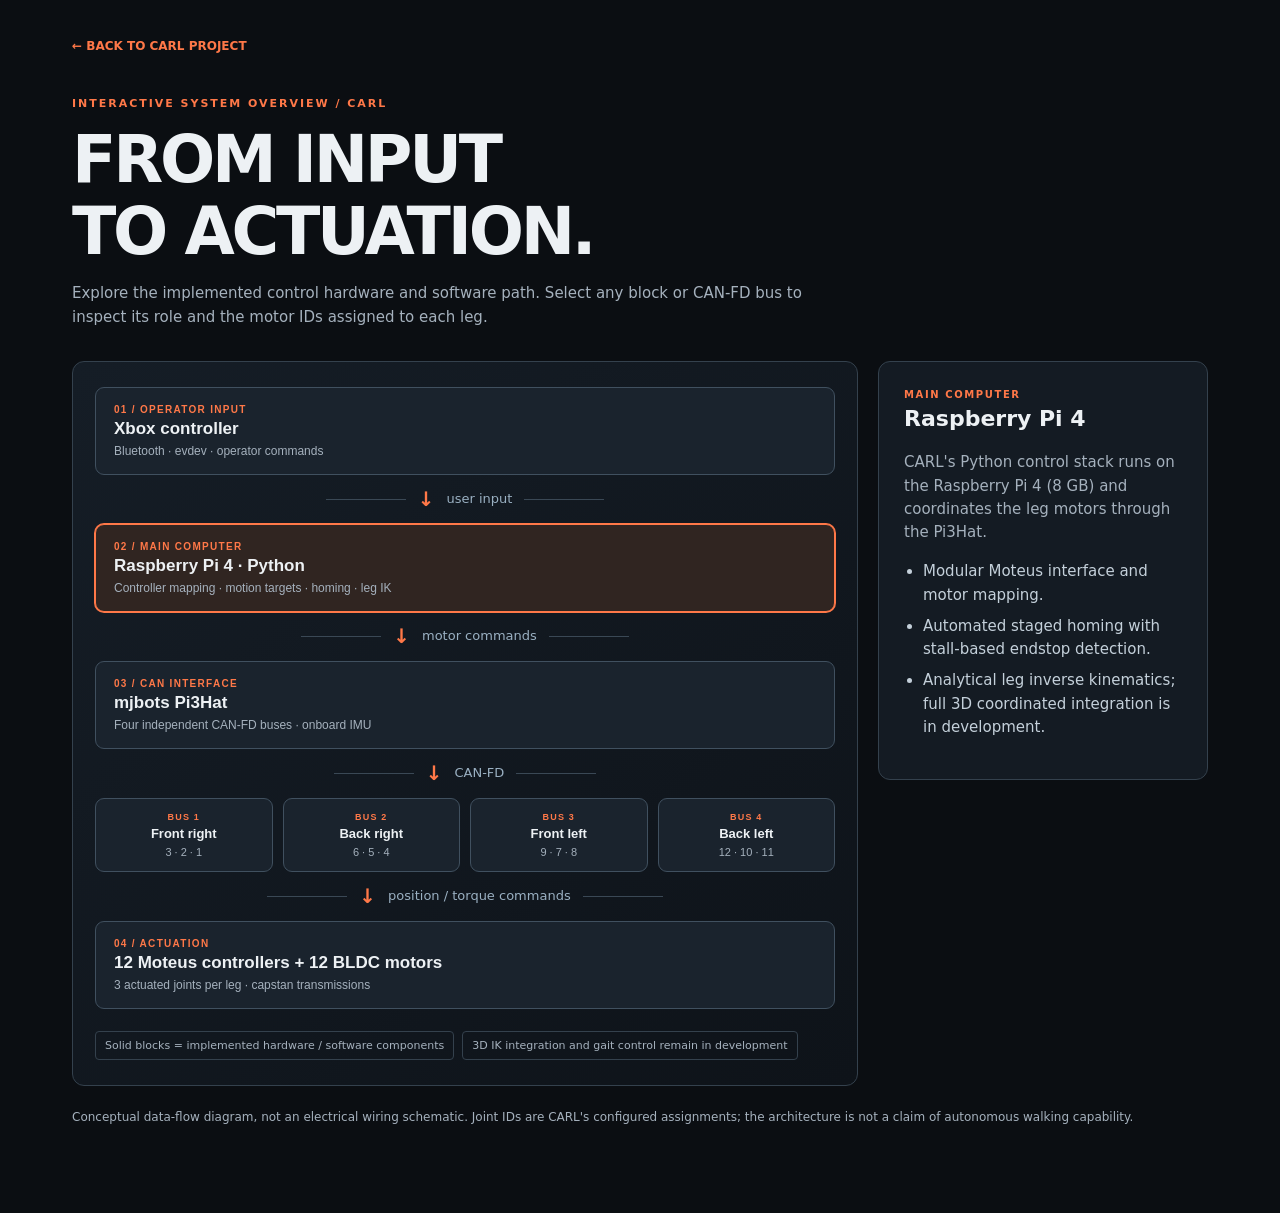
<file: architecture.html>
<!doctype html>
<html lang="en"><head><meta charset="utf-8"><meta name="viewport" content="width=device-width,initial-scale=1">
<meta name="theme-color" content="#0b0e12"><title>CARL — Interactive Control Architecture</title>
<style>
:root{color-scheme:dark;--bg:#0b0e12;--panel:#151c24;--line:#34414d;--text:#edf1f4;--muted:#a5b1bd;--accent:#ff7848;--blue:#75b8ec}*{box-sizing:border-box}
body{margin:0;background:var(--bg);color:var(--text);font:15px/1.55 Inter,system-ui,sans-serif}
main{max-width:1180px;margin:auto;padding:34px 22px 75px}.back{color:var(--accent);font-size:12px;text-decoration:none;font-weight:700}.eyebrow{color:var(--accent);letter-spacing:.18em;font-size:11px;font-weight:700;margin:38px 0 12px}h1{font-size:clamp(35px,6vw,65px);letter-spacing:-.05em;line-height:1.1;margin:0 0 15px}h2{font-size:22px;margin:0 0 8px}p{color:var(--muted)}.intro{max-width:740px}.diagram{margin-top:32px;display:grid;grid-template-columns:minmax(0,1fr) 330px;gap:20px;align-items:start}
.flow{background:linear-gradient(140deg,#151d26,#0e1319);border:1px solid var(--line);border-radius:12px;padding:25px 22px;min-width:0}
.node{display:block;width:100%;text-align:left;background:#1a232d;color:var(--text);border:1px solid #40505f;border-radius:9px;padding:16px 18px;cursor:pointer;transition:.18s}.node:hover,.node:focus-visible{border-color:var(--accent);outline:none}.node.active{border-color:var(--accent);background:#302521;box-shadow:0 0 0 1px var(--accent)}.node small{display:block;color:var(--accent);font-size:10px;letter-spacing:.13em;font-weight:800;margin-bottom:4px}.node strong{font-size:17px}.node span{display:block;color:var(--muted);font-size:12px;margin-top:5px}.arrow{display:flex;align-items:center;justify-content:center;gap:12px;height:49px;color:#9ab0c2;font-size:13px}.arrow:before,.arrow:after{content:'';height:1px;max-width:80px;flex:1;background:#3a4855}.arrow b{font-size:20px;color:var(--accent)}.split{display:grid;grid-template-columns:repeat(4,minmax(0,1fr));gap:10px}.bus{min-width:0;padding:13px 10px;text-align:center}.bus strong{font-size:13px}.bus span{font-size:11px}.bus small{font-size:9px}.legend{display:flex;flex-wrap:wrap;gap:8px;margin-top:22px;color:var(--muted);font-size:11px}.legend span{border:1px solid var(--line);padding:5px 9px;border-radius:4px}
.detail{position:sticky;top:20px;background:#141b23;border:1px solid var(--line);border-radius:12px;padding:25px}.detail .kicker{color:var(--accent);font-size:10px;font-weight:800;letter-spacing:.16em}.detail p{margin-bottom:16px}.detail ul{padding-left:19px;color:#c4d0da}.detail li{margin:8px 0}.detail code{color:#f5ab89}.footnote{font-size:12px;color:var(--muted);margin-top:22px}
@media(max-width:900px){.diagram{grid-template-columns:1fr}.detail{position:static}.split{grid-template-columns:repeat(2,minmax(0,1fr))}}
@media(max-width:480px){main{padding:24px 14px 50px}.flow{padding:16px 12px}.node{padding:12px}.bus{padding:12px 6px}.bus strong{font-size:12px}}
</style></head><body><main>
<a class="back" href="index.html">← BACK TO CARL PROJECT</a>
<div class="eyebrow">INTERACTIVE SYSTEM OVERVIEW / CARL</div>
<h1>FROM INPUT<br>TO ACTUATION.</h1>
<p class="intro">Explore the implemented control hardware and software path. Select any block or CAN-FD bus to inspect its role and the motor IDs assigned to each leg.</p>
<div class="diagram"><section class="flow" aria-label="Interactive control architecture">
<button class="node" data-id="xbox"><small>01 / OPERATOR INPUT</small><strong>Xbox controller</strong><span>Bluetooth · evdev · operator commands</span></button>
<div class="arrow"><b>↓</b> user input</div>
<button class="node" data-id="pi"><small>02 / MAIN COMPUTER</small><strong>Raspberry Pi 4 · Python</strong><span>Controller mapping · motion targets · homing · leg IK</span></button>
<div class="arrow"><b>↓</b> motor commands</div>
<button class="node" data-id="hat"><small>03 / CAN INTERFACE</small><strong>mjbots Pi3Hat</strong><span>Four independent CAN-FD buses · onboard IMU</span></button>
<div class="arrow"><b>↓</b> CAN-FD</div>
<div class="split">
<button class="node bus" data-id="b1"><small>BUS 1</small><strong>Front right</strong><span>3 · 2 · 1</span></button>
<button class="node bus" data-id="b2"><small>BUS 2</small><strong>Back right</strong><span>6 · 5 · 4</span></button>
<button class="node bus" data-id="b3"><small>BUS 3</small><strong>Front left</strong><span>9 · 7 · 8</span></button>
<button class="node bus" data-id="b4"><small>BUS 4</small><strong>Back left</strong><span>12 · 10 · 11</span></button>
</div>
<div class="arrow"><b>↓</b> position / torque commands</div>
<button class="node" data-id="motors"><small>04 / ACTUATION</small><strong>12 Moteus controllers + 12 BLDC motors</strong><span>3 actuated joints per leg · capstan transmissions</span></button>
<div class="legend"><span>Solid blocks = implemented hardware / software components</span><span>3D IK integration and gait control remain in development</span></div>
</section>
<aside class="detail" aria-live="polite"><div class="kicker" id="detailTag">SELECTED COMPONENT</div><h2 id="detailTitle"></h2><p id="detailBody"></p><ul id="detailList"></ul></aside></div>
<p class="footnote">Conceptual data-flow diagram, not an electrical wiring schematic. Joint IDs are CARL's configured assignments; the architecture is not a claim of autonomous walking capability.</p>
</main><script>
const details={
xbox:{tag:"OPERATOR INPUT",title:"Xbox controller",body:"The operator interface connects to the Raspberry Pi over Bluetooth. Python reads button and stick events using evdev.",items:["Controller input is mapped to robot commands.","The control stack can translate operator requests into motion targets.","This diagram represents the current manual-control pathway."]},
pi:{tag:"MAIN COMPUTER",title:"Raspberry Pi 4",body:"CARL's Python control stack runs on the Raspberry Pi 4 (8 GB) and coordinates the leg motors through the Pi3Hat.",items:["Modular Moteus interface and motor mapping.","Automated staged homing with stall-based endstop detection.","Analytical leg inverse kinematics; full 3D coordinated integration is in development."]},
hat:{tag:"COMMUNICATION",title:"mjbots Pi3Hat",body:"The Pi3Hat bridges the Raspberry Pi to four CAN-FD buses and also provides an IMU.",items:["One CAN-FD bus per leg.","Motor communication through Moteus controllers.","IMU is available in hardware; no autonomous balance capability is claimed here."]},
b1:{tag:"CAN-FD BUS 1",title:"Front right leg",body:"Three Moteus motor controllers share CAN-FD bus 1.",items:["Abduction/adduction — motor ID 3","Hip — motor ID 2","Knee — motor ID 1"]},
b2:{tag:"CAN-FD BUS 2",title:"Back right leg",body:"Three Moteus motor controllers share CAN-FD bus 2.",items:["Abduction/adduction — motor ID 6","Hip — motor ID 5","Knee — motor ID 4"]},
b3:{tag:"CAN-FD BUS 3",title:"Front left leg",body:"Three Moteus motor controllers share CAN-FD bus 3.",items:["Abduction/adduction — motor ID 9","Hip — motor ID 7","Knee — motor ID 8"]},
b4:{tag:"CAN-FD BUS 4",title:"Back left leg",body:"Three Moteus motor controllers share CAN-FD bus 4.",items:["Abduction/adduction — motor ID 12","Hip — motor ID 10","Knee — motor ID 11"]},
motors:{tag:"ACTUATION",title:"Moteus + BLDC motors",body:"Each of CARL's four legs has three actuated degrees of freedom. Each motor is controlled by its own Moteus servo controller.",items:["12 BLDC motors and 12 Moteus controllers.","Custom capstan transmissions at the joints.","Coordinated homing has been tested; locomotion control is ongoing."]}
};
const buttons=[...document.querySelectorAll('[data-id]')];function select(id){const d=details[id];buttons.forEach(b=>{const on=b.dataset.id===id;b.classList.toggle('active',on);b.setAttribute('aria-pressed',String(on))});document.getElementById('detailTag').textContent=d.tag;document.getElementById('detailTitle').textContent=d.title;document.getElementById('detailBody').textContent=d.body;document.getElementById('detailList').replaceChildren(...d.items.map(t=>{const li=document.createElement('li');li.textContent=t;return li}))}
buttons.forEach(b=>b.addEventListener('click',()=>select(b.dataset.id)));select('pi');
</script></body></html>
</file>
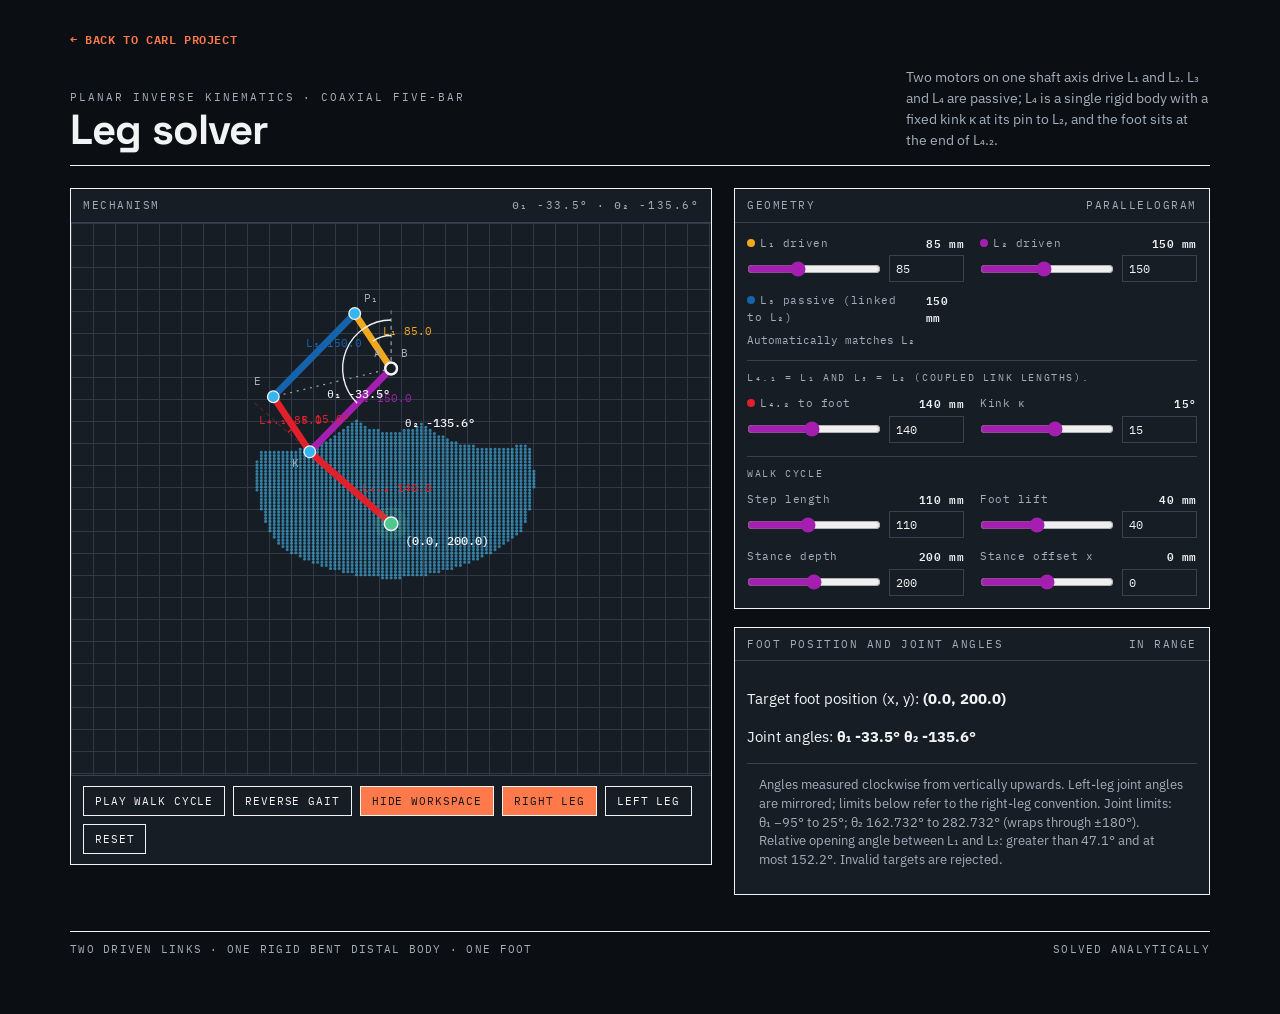
<file: kinematics.html>
<!DOCTYPE html>
<html lang="en">
<head>
<meta charset="utf-8">
<meta name="viewport" content="width=device-width, initial-scale=1">
<title>Leg solver — coaxial five-bar with bent distal link</title>
<link rel="preconnect" href="https://fonts.googleapis.com">
<link rel="preconnect" href="https://fonts.gstatic.com" crossorigin>
<link href="https://fonts.googleapis.com/css2?family=IBM+Plex+Mono:wght@400;500;600&family=IBM+Plex+Sans:wght@400;500&family=Space+Grotesk:wght@500;700&display=swap" rel="stylesheet">
<style>
  :root{
    --paper:#dde3e8;
    --paper-hi:#eef2f5;
    --ink:#101a24;
    --ink-soft:#4a5a68;
    --grid:#c5cfd8;
    --rule:#b9c4cd;
    /* link colours taken straight from the sketch */
    --l1:#f0a81e;
    --l2:#a41fb0;
    --l3:#1663ab;
    --l4:#e0202a;
    --joint:#35b6f0;
    --foot:#15803c;
  }
  *{box-sizing:border-box}
  html,body{margin:0;padding:0}
  body{
    background:var(--paper);
    color:var(--ink);
    font-family:"IBM Plex Sans",system-ui,sans-serif;
    font-size:15px;line-height:1.5;
    -webkit-font-smoothing:antialiased;
  }
  .wrap{max-width:1180px;margin:0 auto;padding:28px 20px 56px}

  header.masthead{
    display:flex;align-items:flex-end;justify-content:space-between;
    gap:24px;flex-wrap:wrap;
    border-bottom:1.5px solid var(--ink);
    padding-bottom:14px;margin-bottom:22px;
  }
  .eyebrow{
    font-family:"IBM Plex Mono",monospace;
    font-size:11px;letter-spacing:.18em;text-transform:uppercase;
    color:var(--ink-soft);margin:0 0 4px;
  }
  h1{
    font-family:"Space Grotesk","IBM Plex Sans",sans-serif;
    font-weight:700;font-size:clamp(28px,4.2vw,42px);
    letter-spacing:-.02em;line-height:1;margin:0;
  }
  .lede{max-width:38ch;font-size:14px;color:var(--ink-soft);margin:0}

  .bench{display:grid;grid-template-columns:minmax(0,1.35fr) minmax(0,1fr);gap:22px;align-items:start}
  @media (max-width:900px){.bench{grid-template-columns:1fr}}

  .plate{
    background:var(--paper-hi);
    border:1.5px solid var(--ink);
    margin-bottom:18px;
  }
  .plate-label{
    display:flex;justify-content:space-between;align-items:center;gap:12px;
    font-family:"IBM Plex Mono",monospace;
    font-size:11px;letter-spacing:.14em;text-transform:uppercase;
    color:var(--ink-soft);
    border-bottom:1px solid var(--rule);
    padding:8px 12px;
  }
  .plate-body{padding:12px}

  svg#stage{display:block;width:100%;height:auto;touch-action:none;background:
    linear-gradient(var(--grid) 1px,transparent 1px) 0 0/22px 22px,
    linear-gradient(90deg,var(--grid) 1px,transparent 1px) 0 0/22px 22px,
    var(--paper-hi);
  }

  /* ---------- link styling ---------- */
  .lk{stroke-linecap:round;fill:none}
  #lnL1{stroke:var(--l1);stroke-width:7}
  #lnL2{stroke:var(--l2);stroke-width:7}
  #lnL3{stroke:var(--l3);stroke-width:7}
  #lnL41,#lnL42{stroke:var(--l4);stroke-width:7}
  #hipbar{stroke:var(--ink);stroke-width:4;stroke-linecap:round}
  .joint{fill:var(--joint);stroke:var(--ink);stroke-width:1.4}
  .pivot{fill:var(--paper-hi);stroke:var(--ink);stroke-width:2.4}
  .guide{stroke:var(--ink-soft);stroke-width:1;stroke-dasharray:4 4;fill:none;opacity:.7}
  .reachline{stroke:var(--ink-soft);stroke-width:1.2;stroke-dasharray:2 5;fill:none}
  .arc{fill:none;stroke:var(--ink);stroke-width:1.4}
  .arc.k{stroke:var(--l4)}
  .lab{font-family:"IBM Plex Mono",monospace;font-size:11px;fill:var(--ink-soft)}
  .lab.big{font-size:12px;fill:var(--ink);font-weight:500}
  .lab.l1{fill:var(--l1)}.lab.l2{fill:var(--l2)}.lab.l3{fill:var(--l3)}.lab.l4{fill:var(--l4)}
  .ws{fill:none;stroke:#48c7ff;stroke-width:3.2;stroke-linecap:round;opacity:.58}
  #trace{fill:none;stroke:var(--foot);stroke-width:1.6;stroke-dasharray:5 4;opacity:.85}
  #footdot{fill:var(--foot);stroke:var(--ink);stroke-width:1.5}
  #halo{fill:var(--foot);opacity:.14}
  #handle{cursor:grab}
  #handle:active{cursor:grabbing}
  #handle:focus-visible #halo{opacity:.3}
  .stale #lnL1,.stale #lnL2,.stale #lnL3,.stale #lnL41,.stale #lnL42{opacity:.35}

  /* hover isolation from the solution sheet */
  #stage[data-hl] .fade{opacity:.12}
  #stage[data-hl="foot"]  .h-foot,
  #stage[data-hl="k"]     .h-k,
  #stage[data-hl="psi"]   .h-psi,
  #stage[data-hl="e"]     .h-e,
  #stage[data-hl="reach"] .h-reach,
  #stage[data-hl="p1"]    .h-p1,
  #stage[data-hl="out"]   .h-out{opacity:1}

  /* ---------- controls ---------- */
  .ctls{display:grid;grid-template-columns:1fr 1fr;gap:10px 16px}
  @media (max-width:520px){.ctls{grid-template-columns:1fr}}
  .ctl label{
    display:flex;justify-content:space-between;gap:8px;
    font-family:"IBM Plex Mono",monospace;font-size:11px;
    letter-spacing:.05em;color:var(--ink-soft);
  }
  .ctl label b{color:var(--ink);font-weight:600}
  input[type=range]{width:100%;margin:4px 0 0;accent-color:var(--l2);height:18px}
  input[type=range]:focus-visible{outline:2px solid var(--ink);outline-offset:3px}
  .ctl .range-entry{display:flex;align-items:center;gap:8px;margin-top:4px}
  .ctl .range-entry input[type=range]{flex:1;min-width:0;margin:0}
  .ctl .range-entry input[type=number]{width:75px;min-width:0;padding:5px 6px;background:var(--paper-hi);border:1px solid var(--rule);color:var(--ink);font:12px "IBM Plex Mono",monospace}
  .linked-note{font:11px "IBM Plex Mono",monospace;color:var(--ink-soft);margin-top:8px}
  .swatch{display:inline-block;width:8px;height:8px;border-radius:50%;margin-right:5px;vertical-align:baseline}
  .sub{grid-column:1/-1;font-family:"IBM Plex Mono",monospace;font-size:10px;
    letter-spacing:.16em;text-transform:uppercase;color:var(--ink-soft);
    border-top:1px solid var(--rule);padding-top:9px;margin-top:3px}
  .btnrow{display:flex;flex-wrap:wrap;gap:8px;padding:10px 12px;border-top:1px solid var(--rule)}
  button{
    font-family:"IBM Plex Mono",monospace;font-size:11px;letter-spacing:.08em;
    text-transform:uppercase;background:var(--paper-hi);color:var(--ink);
    border:1.5px solid var(--ink);padding:7px 11px;cursor:pointer;
  }
  button:hover{background:var(--ink);color:var(--paper-hi)}
  button[aria-pressed="true"]{background:var(--ink);color:var(--paper-hi)}
  button:focus-visible{outline:2px solid var(--l2);outline-offset:2px}

  /* ---------- solution sheet ---------- */
  .step{
    display:grid;grid-template-columns:1fr auto;gap:2px 12px;
    padding:9px 12px;border-bottom:1px solid var(--rule);
  }
  .step:last-of-type{border-bottom:none}
  .step:hover{background:var(--paper)}
  .step .idx{
    font-family:"IBM Plex Mono",monospace;font-size:10px;color:var(--ink-soft);
    letter-spacing:.14em;grid-column:1/-1;
  }
  .step .name{font-size:13.5px;font-weight:500}
  .step .formula{
    grid-column:1/2;font-family:"IBM Plex Mono",monospace;font-size:11.5px;
    color:var(--ink-soft);line-height:1.45;
  }
  .step .val{
    grid-column:2/3;grid-row:2/4;align-self:center;text-align:right;
    font-family:"IBM Plex Mono",monospace;font-size:13px;font-weight:600;white-space:nowrap;
  }
  .note{font-size:12.5px;color:var(--ink-soft);padding:11px 12px 13px;margin:0;border-top:1px solid var(--rule)}
  .note code{font-family:"IBM Plex Mono",monospace;background:var(--paper);padding:1px 4px}
  #reachFlag.bad{color:var(--l4)}
  footer{
    display:flex;justify-content:space-between;gap:16px;flex-wrap:wrap;
    border-top:1.5px solid var(--ink);margin-top:18px;padding-top:10px;
    font-family:"IBM Plex Mono",monospace;font-size:10.5px;
    letter-spacing:.12em;text-transform:uppercase;color:var(--ink-soft);
  }
  @media (prefers-reduced-motion:reduce){*{transition:none!important}}
/* CARL portfolio dark theme */
:root{--paper:#0b0e12;--paper-hi:#171d25;--ink:#f1f3f5;--ink-soft:#a3aebb;--grid:#303a46;--rule:#38424f;--joint:#35b6f0;--foot:#4fc88d}
button:hover,button[aria-pressed="true"]{background:#ff794a;color:#10151b}
body{background:var(--paper);color:var(--ink)}
.back-link{display:inline-block;color:#ff794a;text-decoration:none;font:600 12px 'IBM Plex Mono',monospace;letter-spacing:.05em;margin-bottom:18px}.back-link:hover{text-decoration:underline}
</style>
</head>
<body>
<div class="wrap">
<a class="back-link" href="index.html">← BACK TO CARL PROJECT</a>

  <header class="masthead">
    <div>
      <p class="eyebrow">Planar inverse kinematics · coaxial five-bar</p>
      <h1>Leg solver</h1>
    </div>
    <p class="lede">Two motors on one shaft axis drive L₁ and L₂. L₃ and L₄ are passive; L₄ is a single rigid body with a fixed kink κ at its pin to L₂, and the foot sits at the end of L₄.₂.</p>
  </header>

  <div class="bench">

    <!-- =============== stage =============== -->
    <div>
      <div class="plate">
        <div class="plate-label"><span>Mechanism</span><span id="statusText"></span></div>
        <svg id="stage" viewBox="0 0 660 570" role="img" aria-label="Five-bar leg linkage">
          <path id="wspace" class="ws fade"></path>
          <polyline id="trace" class="fade h-foot" points="" style="display:none"></polyline>

          <line id="vertA" class="guide fade h-out"></line>
          <line id="vertB" class="guide fade h-k h-out"></line>
          <line id="extK"  class="guide fade h-psi" style="stroke:var(--l4);opacity:.55"></line>
          <line id="reachE" class="reachline fade h-reach h-p1"></line>

          <line id="hipbar" class="fade h-k h-p1 h-out"></line>
          <line id="lnL2"  class="lk fade h-k h-out"></line>
          <line id="lnL41" class="lk fade h-psi h-e"></line>
          <line id="lnL42" class="lk fade h-foot h-psi h-k"></line>
          <line id="lnL3"  class="lk fade h-p1 h-reach"></line>
          <line id="lnL1"  class="lk fade h-p1 h-out"></line>

          <path id="arcT2" class="arc fade h-k h-out"></path>
          <path id="arcT1" class="arc fade h-p1 h-out"></path>
          <path id="arcK"  class="arc k fade h-psi"></path>

          <circle id="pivA" class="pivot fade h-p1 h-out" r="6"></circle>
          <circle id="pivB" class="pivot fade h-k h-out" r="6"></circle>
          <circle id="jP1"  class="joint fade h-p1" r="6"></circle>
          <circle id="jE"   class="joint fade h-e h-reach" r="6"></circle>
          <circle id="jK"   class="joint fade h-k h-psi" r="6"></circle>

          <text id="labL1" class="lab l1 fade h-p1 h-out">L₁</text>
          <text id="labL2" class="lab l2 fade h-k h-out">L₂</text>
          <text id="labL3" class="lab l3 fade h-p1 h-reach">L₃</text>
          <text id="labL41" class="lab l4 fade h-psi h-e">L₄.₁</text>
          <text id="labL42" class="lab l4 fade h-foot h-psi">L₄.₂</text>
          <text id="labK"  class="lab l4 fade h-psi">κ</text>
          <text id="labT1" class="lab big fade h-p1 h-out">θ₁</text>
          <text id="labT2" class="lab big fade h-k h-out">θ₂</text>
          <text id="labA"  class="lab fade h-p1 h-out">A</text>
          <text id="labB"  class="lab fade h-k h-out">B</text>
          <text id="labE"  class="lab fade h-e h-reach">E</text>
          <text id="labKp" class="lab fade h-k h-psi">K</text>
          <text id="labP1" class="lab fade h-p1">P₁</text>

          <g id="handle" class="fade h-foot" tabindex="0"
             aria-label="Foot target — drag, or use arrow keys to nudge">
            <circle id="halo" r="17"></circle>
            <circle id="footdot" r="7"></circle>
            <text id="footlab" class="lab big"></text>
          </g>
        </svg>
        <div class="btnrow">
          <button id="playBtn" aria-pressed="false">Play walk cycle</button>
          <button id="reverseBtn" aria-pressed="false" title="Reverse foot travel direction">Reverse gait</button>
          <button id="wsBtn" aria-pressed="true">Hide workspace</button>
          <button id="legRight" aria-pressed="true">Right leg</button>
          <button id="legLeft" aria-pressed="false">Left leg</button>
          <button id="resetBtn">Reset</button>
        </div>
      </div>
    </div>

    <!-- =============== controls + sheet =============== -->
    <div>
      <div class="plate">
        <div class="plate-label"><span>Geometry</span><span id="paraFlag"></span></div>
        <div class="plate-body">
          <div class="ctls">
            <div class="ctl"><label for="sL1"><span><span class="swatch" style="background:var(--l1)"></span>L₁ driven</span><b id="vL1"></b></label><input id="sL1" type="range" min="30" max="180" step="1" value="85"></div>
            <div class="ctl"><label for="sL2"><span><span class="swatch" style="background:var(--l2)"></span>L₂ driven</span><b id="vL2"></b></label><input id="sL2" type="range" min="50" max="260" step="1" value="150"></div>
            <div class="ctl"><label><span><span class="swatch" style="background:var(--l3)"></span>L₃ passive (linked to L₂)</span><b id="vL3">150 mm</b></label><div class="linked-note">Automatically matches L₂</div></div>
            <div class="sub">L₄.₁ = L₁ and L₃ = L₂ (coupled link lengths).</div>
            <div class="ctl"><label for="sL42"><span><span class="swatch" style="background:var(--l4)"></span>L₄.₂ to foot</span><b id="vL42"></b></label><input id="sL42" type="range" min="30" max="260" step="1" value="140"></div>
            <div class="ctl"><label for="sK"><span>Kink κ</span><b id="vK"></b></label><input id="sK" type="range" min="-45" max="60" step="0.5" value="15"></div>

            <div class="sub">Walk cycle</div>
            <div class="ctl"><label for="sStep"><span>Step length</span><b id="vStep"></b></label><input id="sStep" type="range" min="20" max="220" step="1" value="110"></div>
            <div class="ctl"><label for="sLift"><span>Foot lift</span><b id="vLift"></b></label><input id="sLift" type="range" min="5" max="90" step="1" value="40"></div>
            <div class="ctl"><label for="sDepth"><span>Stance depth</span><b id="vDepth"></b></label><input id="sDepth" type="range" min="60" max="340" step="1" value="200"></div>
            <div class="ctl"><label for="sOff"><span>Stance offset x</span><b id="vOff"></b></label><input id="sOff" type="range" min="-140" max="140" step="1" value="0"></div>
          </div>
        </div>
      </div>

      <section class="plate" aria-label="Inverse kinematics results">
        <div class="plate-label"><span>Foot position and joint angles</span><span id="reachFlag">in range</span></div>
        <div class="plate-body">
          <p>Target foot position (x, y): <strong id="oF"></strong></p>
          <p>Joint angles: <strong id="oTh"></strong></p>
          <p class="note">Angles measured clockwise from vertically upwards. Left-leg joint angles are mirrored; limits below refer to the right-leg convention. Joint limits: θ₁ −95° to 25°; θ₂ 162.732° to 282.732° (wraps through ±180°). Relative opening angle between L₁ and L₂: greater than 47.1° and at most 152.2°. Invalid targets are rejected.</p>
        </div>
      </section>
    </div>
  </div>

  <footer>
    <span>Two driven links · one rigid bent distal body · one foot</span>
    <span>Solved analytically</span>
  </footer>
</div>

<script>
(function(){
  "use strict";
  const $ = id => document.getElementById(id);
  const stage = $("stage");
  const DEG = 180/Math.PI, RAD = Math.PI/180;

  const CX = 330, CY = 150;
  let S = 1;

  const st = {
    L1:85, L2:150, L3:150, L41:85, L42:140, kink:15*RAD, d:0,
    x:0, y:200, leg:"right", sK:+1, sP:+1, walking:false, phase:0, reverse:false, showWs:true
  };
  let gait = {step:110, lift:40, depth:200, off:0};
  let pose = null;          // last successfully solved pose
  let solvable = true;

  const px = p => [CX + S*p.x, CY + S*p.y];
  function scaleFor(){ return 0.8; } // Fixed pixels/mm: changing a link never rescales the other links.

  // ---- circle ∩ circle --------------------------------------------------
  function ci(P, rP, Q, rQ, sign){
    const dx=Q.x-P.x, dy=Q.y-P.y, d=Math.hypot(dx,dy);
    if(d<1e-9) return null;
    if(d>rP+rQ-1e-9 || d<Math.abs(rP-rQ)+1e-9) return null;
    const a=(d*d+rP*rP-rQ*rQ)/(2*d);
    const h=Math.sqrt(Math.max(0,rP*rP-a*a));
    const ux=dx/d, uy=dy/d;
    return { x:P.x+a*ux + sign*h*(-uy), y:P.y+a*uy + sign*h*ux };
  }

  // Angles are clockwise from upward (negative screen y).
  const jointAngle = (from,to) => Math.atan2(to.x-from.x, from.y-to.y);
  const wrap360 = deg => ((deg%360)+360)%360;
  const theta2Allowed = deg => { const wrapped=wrap360(deg); return wrapped>=162.732-1e-8 && wrapped<=282.732+1e-8; };
  const openingAngle = (a,b) => Math.acos(Math.max(-1,Math.min(1,Math.cos(a-b))))*DEG;

  // Reject crossed-link assemblies: the physical L2 (B-K) and L3 (P1-E)
  // cannot pass through one another. This checks the finite segments, not
  // their infinitely extended lines.
  function segmentsIntersect(a,b,c,d){
    const cross=(p,q,r)=>(q.x-p.x)*(r.y-p.y)-(q.y-p.y)*(r.x-p.x);
    const eps=1e-8;
    const abC=cross(a,b,c), abD=cross(a,b,d);
    const cdA=cross(c,d,a), cdB=cross(c,d,b);
    if(((abC>eps&&abD< -eps)||(abC< -eps&&abD>eps)) &&
       ((cdA>eps&&cdB< -eps)||(cdA< -eps&&cdB>eps))) return true;
    const onSegment=(p,q,r)=>Math.min(p.x,r.x)-eps<=q.x&&q.x<=Math.max(p.x,r.x)+eps &&
      Math.min(p.y,r.y)-eps<=q.y&&q.y<=Math.max(p.y,r.y)+eps;
    return (Math.abs(abC)<=eps&&onSegment(a,c,b)) ||
      (Math.abs(abD)<=eps&&onSegment(a,d,b)) ||
      (Math.abs(cdA)<=eps&&onSegment(c,a,d)) ||
      (Math.abs(cdB)<=eps&&onSegment(c,b,d));
  }

  // ---- inverse kinematics ----------------------------------------------
  function solveRightIK(fx, fy){
    const A = {x:-st.d/2, y:0}, B = {x:+st.d/2, y:0}, F = {x:fx, y:fy};

    const K = ci(B, st.L2, F, st.L42, +1);
    if(!K) return null;

    const vx=F.x-K.x, vy=F.y-K.y, n=Math.hypot(vx,vy);
    const a = -(Math.PI - st.kink), c=Math.cos(a), s=Math.sin(a);
    const ex=(vx*c - vy*s)/n, ey=(vx*s + vy*c)/n;
    const E = {x:K.x + st.L41*ex, y:K.y + st.L41*ey};

    const r = Math.hypot(E.x-A.x, E.y-A.y);
    const candidates = [+1,-1].map(sign=>ci(A,st.L1,E,st.L3,sign)).filter(Boolean);
    const P1 = candidates.find(p=>{
      if(segmentsIntersect(B,K,p,E)) return false;
      const t1=jointAngle(A,p), t2=jointAngle(B,K);
      const relative=openingAngle(t1,t2);
      return t1*DEG>=-95 && t1*DEG<=25 &&
        theta2Allowed(t2*DEG) && relative>47.1 && relative<=152.2;
    });
    if(!P1) return null;

    return {
      A,B,F,K,E,P1,r,
      psi: Math.atan2(ex, ey),
      th1: jointAngle(A,P1),
      th2: jointAngle(B,K)
    };
  }

  // A left leg is the exact geometric reflection of the right leg.
  // Solve in right-leg coordinates first, then mirror every joint and the foot.
  // This preserves the kink, the selected assembly branch, and collision checks.
  function solveIK(fx, fy){
    const right=solveRightIK(st.leg==="left" ? -fx : fx,fy);
    if(!right) return null;
    if(st.leg==="right") return right;
    const mirror=p=>({x:-p.x,y:p.y});
    return {
      ...right,
      A:mirror(right.A), B:mirror(right.B), F:mirror(right.F),
      K:mirror(right.K), E:mirror(right.E), P1:mirror(right.P1),
      psi:-right.psi,
      th1:jointAngle(mirror(right.A),mirror(right.P1)),
      th2:jointAngle(mirror(right.B),mirror(right.K))
    };
  }

  // ---- svg helpers ------------------------------------------------------
  function line(el,p,q){ const a=px(p),b=px(q);
    el.setAttribute("x1",a[0].toFixed(2));el.setAttribute("y1",a[1].toFixed(2));
    el.setAttribute("x2",b[0].toFixed(2));el.setAttribute("y2",b[1].toFixed(2)); }
  function dot(el,p){ const a=px(p); el.setAttribute("cx",a[0].toFixed(2));el.setAttribute("cy",a[1].toFixed(2)); }
  function text(el,p,dx,dy,s){ const a=px(p);
    el.setAttribute("x",(a[0]+dx).toFixed(2));el.setAttribute("y",(a[1]+dy).toFixed(2));
    if(s!==undefined) el.textContent=s; }
  function arc(el,c,rad,a0,a1){
    const C=px(c); let d=a1-a0;
    while(d>Math.PI) d-=2*Math.PI; while(d<-Math.PI) d+=2*Math.PI;
    const x0=C[0]+rad*Math.cos(a0), y0=C[1]+rad*Math.sin(a0);
    const x1=C[0]+rad*Math.cos(a0+d), y1=C[1]+rad*Math.sin(a0+d);
    el.setAttribute("d",`M${x0.toFixed(2)} ${y0.toFixed(2)} A${rad} ${rad} 0 0 ${d>0?1:0} ${x1.toFixed(2)} ${y1.toFixed(2)}`);
  }
  const scr = (p,q) => Math.atan2(px(q)[1]-px(p)[1], px(q)[0]-px(p)[0]);
  const mid = (p,q) => ({x:(p.x+q.x)/2, y:(p.y+q.y)/2});
  const mm = v => v.toFixed(1);
  const dg = v => (v*DEG).toFixed(1)+"°";
  const pt = p => `(${mm(p.x)}, ${mm(p.y)})`;

  // ---- workspace (sampled through the same IK) --------------------------
  function buildWorkspace(){
    const R = st.L2 + st.L42;
    const x0=-R, x1=R, y0=-0.45*R, y1=R, N=104;
    const hx=(x1-x0)/N, hy=(y1-y0)/N;
    let d="";
    for(let i=0;i<=N;i++){
      const X=x0+i*hx;
      for(let j=0;j<=N;j++){
        const Y=y0+j*hy;
        if(solveIK(X,Y)){ const p=px({x:X,y:Y}); d+=`M${p[0].toFixed(1)} ${p[1].toFixed(1)}h0.01`; }
      }
    }
    $("wspace").setAttribute("d", d);
  }

  // ---- render -----------------------------------------------------------
  function render(){
    S = scaleFor();
    const sol = solveIK(st.x, st.y);
    solvable = !!sol;
    pose = sol; // Never display an old linkage with newly changed slider dimensions.
    stage.classList.toggle("stale", !solvable);
    if(!pose){
      // Hide old geometry rather than showing stale link lengths after slider changes.
      const ids=["hipbar","lnL1","lnL3","lnL41","lnL42","lnL2","reachE","vertA","vertB","extK","arcT1","arcT2","arcK"];
      ids.forEach(id=>$(id).setAttribute("visibility","hidden"));
      ["pivA","pivB","jP1","jE","jK"].forEach(id=>$(id).setAttribute("visibility","hidden"));
      ["labL1","labL3","labL41","labL42","labL2","labK","labT1","labT2","labA","labB","labE","labKp","labP1"].forEach(id=>$(id).setAttribute("visibility","hidden"));
      $("statusText").textContent="target unreachable — adjust foot position or geometry";
      $("oF").textContent=pt({x:st.x,y:st.y});
      $("oTh").textContent="—";
      $("reachFlag").textContent="out of limits";
      $("reachFlag").classList.add("bad");
      const f=px({x:st.x,y:st.y});
      $("handle").setAttribute("transform",`translate(${f[0].toFixed(2)},${f[1].toFixed(2)})`);
      return;
    }
    ["hipbar","lnL1","lnL3","lnL41","lnL42","lnL2","reachE","vertA","vertB","extK","arcT1","arcT2","arcK","pivA","pivB","jP1","jE","jK","labL1","labL3","labL41","labL42","labL2","labK","labT1","labT2","labA","labB","labE","labKp","labP1"].forEach(id=>$(id).removeAttribute("visibility"));

    const {A,B,K,E,P1,r,psi,th1,th2} = pose;
    const F = {x:st.x, y:st.y};
    const Fp = pose.F;

    line($("hipbar"), A, B);
    line($("lnL1"), A, P1);
    line($("lnL3"), P1, E);
    line($("lnL41"), E, K);
    line($("lnL42"), K, Fp);
    line($("lnL2"), B, K);
    line($("reachE"), A, E);

    line($("vertA"), A, {x:A.x, y:-44/S});
    line($("vertB"), B, {x:B.x, y:-64/S});

    // backward extension of L4.2 through K — the thin reference line
    const ux=(Fp.x-K.x)/st.L42, uy=(Fp.y-K.y)/st.L42;
    line($("extK"), K, {x:K.x - ux*st.L41*1.15, y:K.y - uy*st.L41*1.15});

    dot($("pivA"), A); dot($("pivB"), B);
    dot($("jP1"), P1); dot($("jE"), E); dot($("jK"), K);

    arc($("arcT1"), A, 34, -Math.PI/2, scr(A,P1));
    arc($("arcT2"), B, 50, -Math.PI/2, scr(B,K));
    arc($("arcK"),  K, 30, Math.atan2(-uy,-ux), scr(K,E));

    text($("labL1"),  mid(A,P1),  10, -6, "L₁ "+mm(st.L1));
    text($("labL3"),  mid(P1,E),  -8, -8, "L₃ "+mm(st.L3));
    text($("labL41"), mid(E,K),  -34,  0, "L₄.₁ "+mm(st.L41));
    text($("labL42"), mid(K,Fp),  12,  4, "L₄.₂ "+mm(st.L42));
    text($("labL2"),  mid(B,K),    6, -8, "L₂ "+mm(st.L2));
    text($("labK"),   K,          -8, -30, "κ "+dg(st.kink));
    text($("labT1"),  A,         -66,  30, "θ₁ "+dg(th1));
    text($("labT2"),  B,          14,  60, "θ₂ "+dg(th2));
    text($("labA"),   A,         -18, -12, "A");
    text($("labB"),   B,          10, -12, "B");
    text($("labE"),   E,         -20,  -12, "E");
    text($("labKp"),  K,         -18,  16, "K");
    text($("labP1"),  P1,         10, -12, "P₁");

    const f = px(F);
    $("handle").setAttribute("transform",`translate(${f[0].toFixed(2)},${f[1].toFixed(2)})`);
    $("halo").setAttribute("cx",0);$("halo").setAttribute("cy",0);
    $("footdot").setAttribute("cx",0);$("footdot").setAttribute("cy",0);
    $("footlab").setAttribute("x",14);$("footlab").setAttribute("y",22);
    $("footlab").textContent = pt(F);

    $("oF").textContent   = pt(F);
    $("oTh").textContent  = solvable ? "θ₁ "+dg(th1)+"  θ₂ "+dg(th2) : "—";

    $("reachFlag").textContent = solvable ? "in range" : "out of limits";
    $("reachFlag").classList.toggle("bad", !solvable);
    $("statusText").textContent = st.walking
      ? "Walking · phase "+(st.phase*100).toFixed(0)+"%"
      : (solvable ? "θ₁ "+dg(th1)+" · θ₂ "+dg(th2) : "target unreachable · showing last pose");

    const para = Math.abs(st.L1-st.L41)<0.5 && Math.abs(st.L2-st.L3)<0.5;
    $("paraFlag").textContent = para ? "parallelogram" : "general four-bar";
  }

  // ---- walk trajectory --------------------------------------------------
  function walkPoint(t){
    const reverseTrajectory = st.leg==="right" ? !st.reverse : st.reverse;
    if(reverseTrajectory) t=(1-t+1)%1; // Mirror gait direction for the right leg.
    if(t < 0.6){ const u=t/0.6; return [gait.off + gait.step/2 - u*gait.step, gait.depth]; }
    const u=(t-0.6)/0.4;
    return [gait.off - gait.step/2 + u*gait.step, gait.depth - gait.lift*Math.sin(Math.PI*u)];
  }
  function buildTrace(){
    const pts=[];
    for(let i=0;i<=140;i++){
      const [x,y]=walkPoint(i/140); const s=px({x,y});
      pts.push(s[0].toFixed(1)+","+s[1].toFixed(1));
    }
    $("trace").setAttribute("points",pts.join(" "));
  }

  let last=0;
  function tick(ts){
    if(!st.walking) return;
    if(!last) last=ts;
    st.phase = (st.phase + (ts-last)/1700) % 1;
    last = ts;
    const [x,y] = walkPoint(st.phase);
    st.x=x; st.y=y;
    render();
    requestAnimationFrame(tick);
  }

  // ---- dragging ---------------------------------------------------------
  function toLocal(evt){
    const p = stage.createSVGPoint();
    p.x = evt.clientX; p.y = evt.clientY;
    const q = p.matrixTransform(stage.getScreenCTM().inverse());
    return [(q.x-CX)/S, (q.y-CY)/S];
  }
  let dragging=false;
  function startDrag(e){
    dragging=true;
    if(st.walking) stopWalk();
    $("handle").focus({preventScroll:true});
    moveDrag(e); e.preventDefault();
  }
  function moveDrag(e){
    if(!dragging) return;
    const [x,y]=toLocal(e);
    if(solveIK(x,y)){ st.x=x; st.y=y; render(); }
  }
  $("handle").addEventListener("pointerdown", startDrag);
  stage.addEventListener("pointerdown", e => { if(e.target.closest("#handle")) return; startDrag(e); });
  window.addEventListener("pointermove", moveDrag);
  window.addEventListener("pointerup", ()=>{ dragging=false; });

  $("handle").addEventListener("keydown", e=>{
    const k = e.shiftKey ? 10 : 2;
    const map = {ArrowLeft:[-k,0],ArrowRight:[k,0],ArrowUp:[0,-k],ArrowDown:[0,k]};
    if(!map[e.key]) return;
    if(st.walking) stopWalk();
    const x=st.x+map[e.key][0],y=st.y+map[e.key][1];
    if(solveIK(x,y)){st.x=x;st.y=y;render();} e.preventDefault();
  });

  // ---- hover isolation --------------------------------------------------
  document.querySelectorAll(".step").forEach(row=>{
    const on = ()=> stage.setAttribute("data-hl", row.dataset.hl);
    const off = ()=> stage.removeAttribute("data-hl");
    row.addEventListener("mouseenter",on); row.addEventListener("mouseleave",off);
    row.addEventListener("focusin",on);    row.addEventListener("focusout",off);
  });

  // ---- controls ---------------------------------------------------------
  function bind(id,label,fmt,apply,heavy){
    const el=$(id);
    const numeric=document.createElement("input");
    numeric.type="number";
    numeric.id=id+"Number";
    numeric.setAttribute("aria-label",el.closest(".ctl").querySelector("label span").textContent.trim()+" numeric value");
    numeric.min=el.min; numeric.max=el.max; numeric.step=el.step;
    const row=document.createElement("div");
    row.className="range-entry";
    el.parentNode.insertBefore(row,el);
    row.appendChild(el);
    row.appendChild(numeric);
    const update=(value)=>{
      const min=Number(el.min), max=Number(el.max);
      if(!Number.isFinite(value)) return;
      const clamped=Math.max(min,Math.min(max,value));
      el.value=String(clamped);
      numeric.value=el.value;
      apply(Number(el.value));
      $(label).textContent=fmt(Number(el.value));
      if(heavy) buildWorkspace();
      buildTrace(); render();
    };
    el.addEventListener("input",()=>update(Number(el.value)));
    numeric.addEventListener("change",()=>update(Number(numeric.value)));
    numeric.addEventListener("keydown",e=>{if(e.key==="Enter"){numeric.blur();}});
    update(Number(el.value));
  }
  const asMM = v => v+" mm";
  const asDeg = v => v+"°";
  bind("sL1","vL1",asMM,v=>{st.L1=v;st.L41=v;},true);
  bind("sL2","vL2",asMM,v=>{st.L2=v;st.L3=v;$("vL3").textContent=asMM(v);},true);
  bind("sL42","vL42",asMM,v=>st.L42=v,true);
  bind("sK","vK",asDeg,v=>st.kink=v*RAD,true);
  bind("sStep","vStep",asMM,v=>gait.step=v);
  bind("sLift","vLift",asMM,v=>gait.lift=v);
  bind("sDepth","vDepth",asMM,v=>gait.depth=v);
  bind("sOff","vOff",asMM,v=>gait.off=v);

  function stopWalk(){
    st.walking=false; last=0;
    $("playBtn").setAttribute("aria-pressed","false");
    $("playBtn").textContent="Play walk cycle";
    $("trace").style.display="none";
    render();
  }
  $("playBtn").addEventListener("click",()=>{
    if(st.walking){ stopWalk(); return; }
    st.walking=true; last=0;
    $("playBtn").setAttribute("aria-pressed","true");
    $("playBtn").textContent="Pause walk cycle";
    buildTrace(); $("trace").style.display="";
    requestAnimationFrame(tick);
  });
  $("reverseBtn").addEventListener("click",()=>{
    st.reverse=!st.reverse;
    st.phase=(1-st.phase+1)%1; // Keep foot position continuous on direction changes.
    $("reverseBtn").setAttribute("aria-pressed",String(st.reverse));
    $("reverseBtn").textContent=st.reverse?"Forward gait":"Reverse gait";
    buildTrace(); render();
  });
  $("wsBtn").addEventListener("click",()=>{
    st.showWs=!st.showWs;
    $("wspace").style.display = st.showWs?"":"none";
    $("wsBtn").setAttribute("aria-pressed",String(st.showWs));
    $("wsBtn").textContent = st.showWs?"Hide workspace":"Show workspace";
  });
  function selectLeg(side){
    st.leg=side;
    $("legRight").setAttribute("aria-pressed",String(side==="right"));
    $("legLeft").setAttribute("aria-pressed",String(side==="left"));
    buildWorkspace(); render();
  }
  $("legRight").addEventListener("click",()=>selectLeg("right"));
  $("legLeft").addEventListener("click",()=>selectLeg("left"));
  $("resetBtn").addEventListener("click",()=>{
    stopWalk();
    st.leg="right";
    $("legRight").setAttribute("aria-pressed","true"); $("legLeft").setAttribute("aria-pressed","false");
    const d={sL1:85,sL2:150,sL42:140,sK:15,
             sStep:110,sLift:40,sDepth:200,sOff:0};
    for(const k in d){ $(k).value=d[k]; }
    for(const k in d){ $(k).dispatchEvent(new Event("input")); }
    st.x=0; st.y=200; buildWorkspace(); render();
  });

  buildWorkspace(); buildTrace(); render();
})();
</script>
</body>
</html>
</file>
